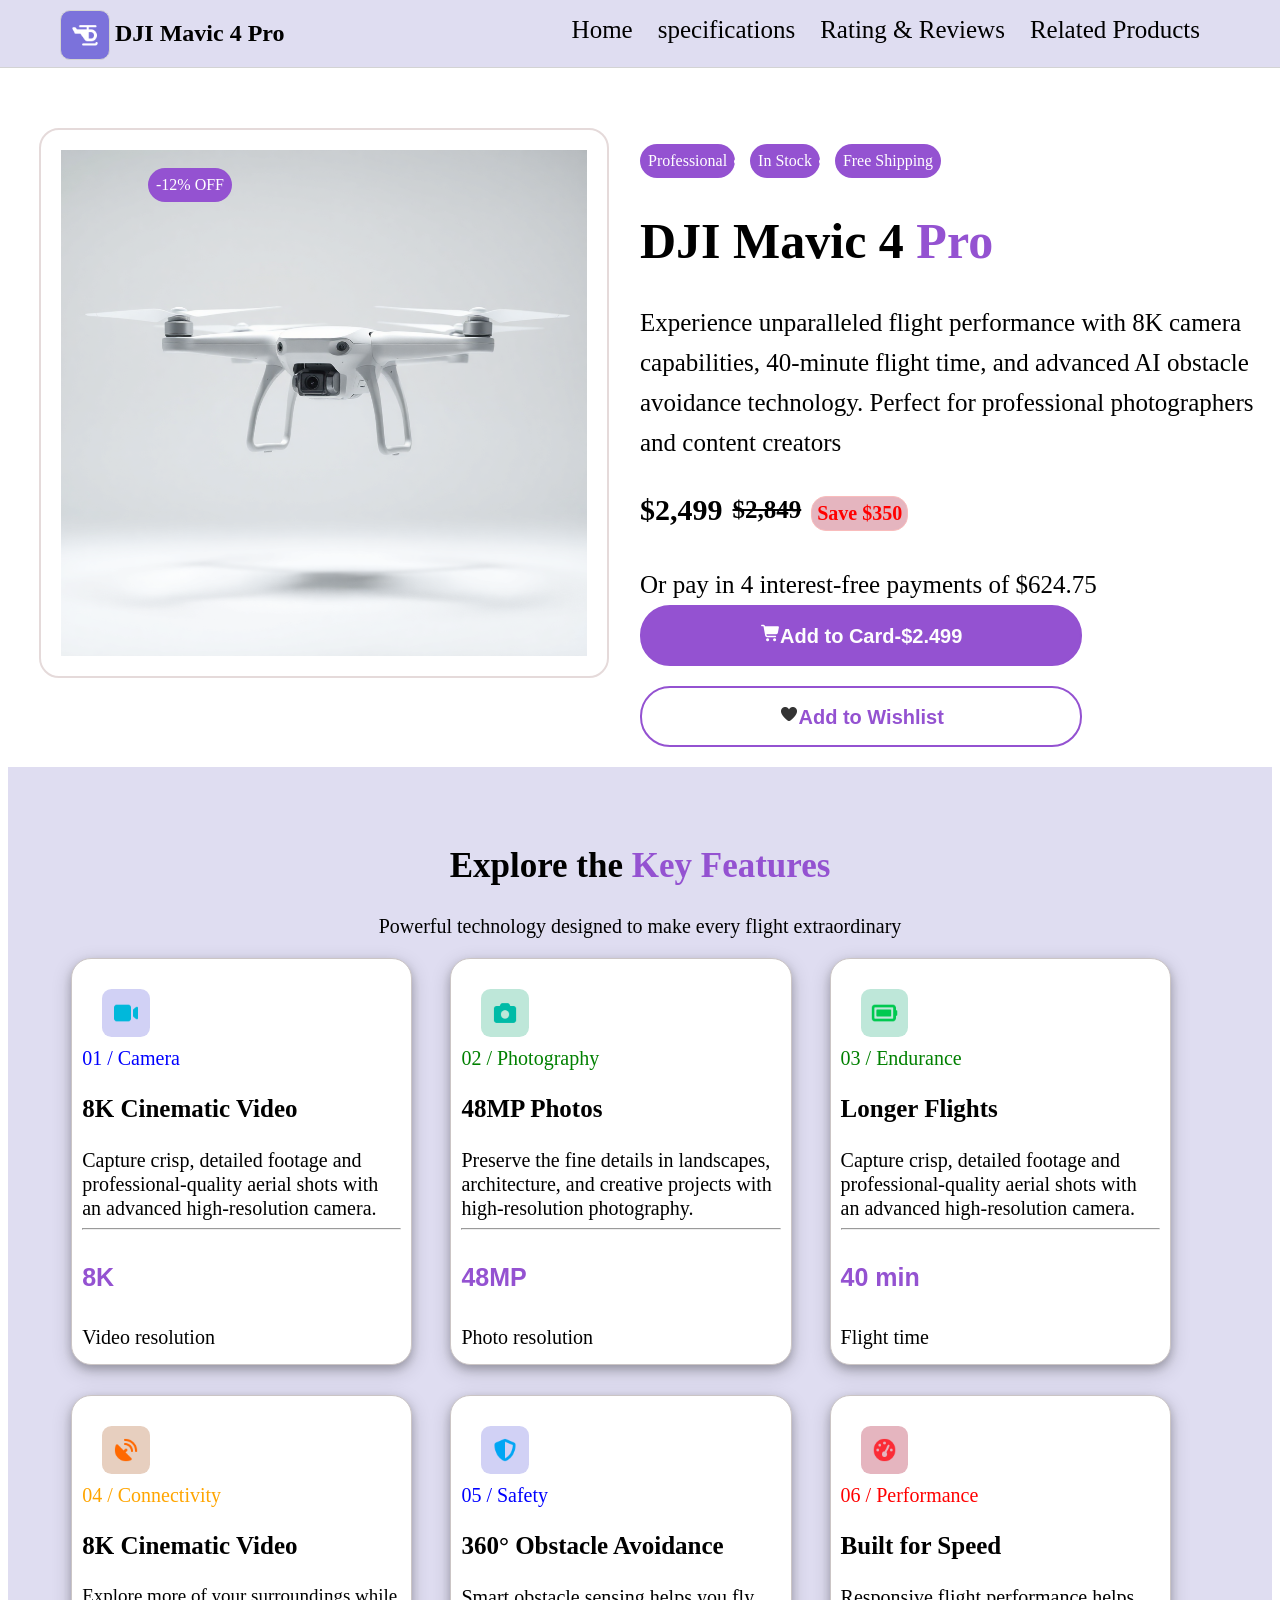
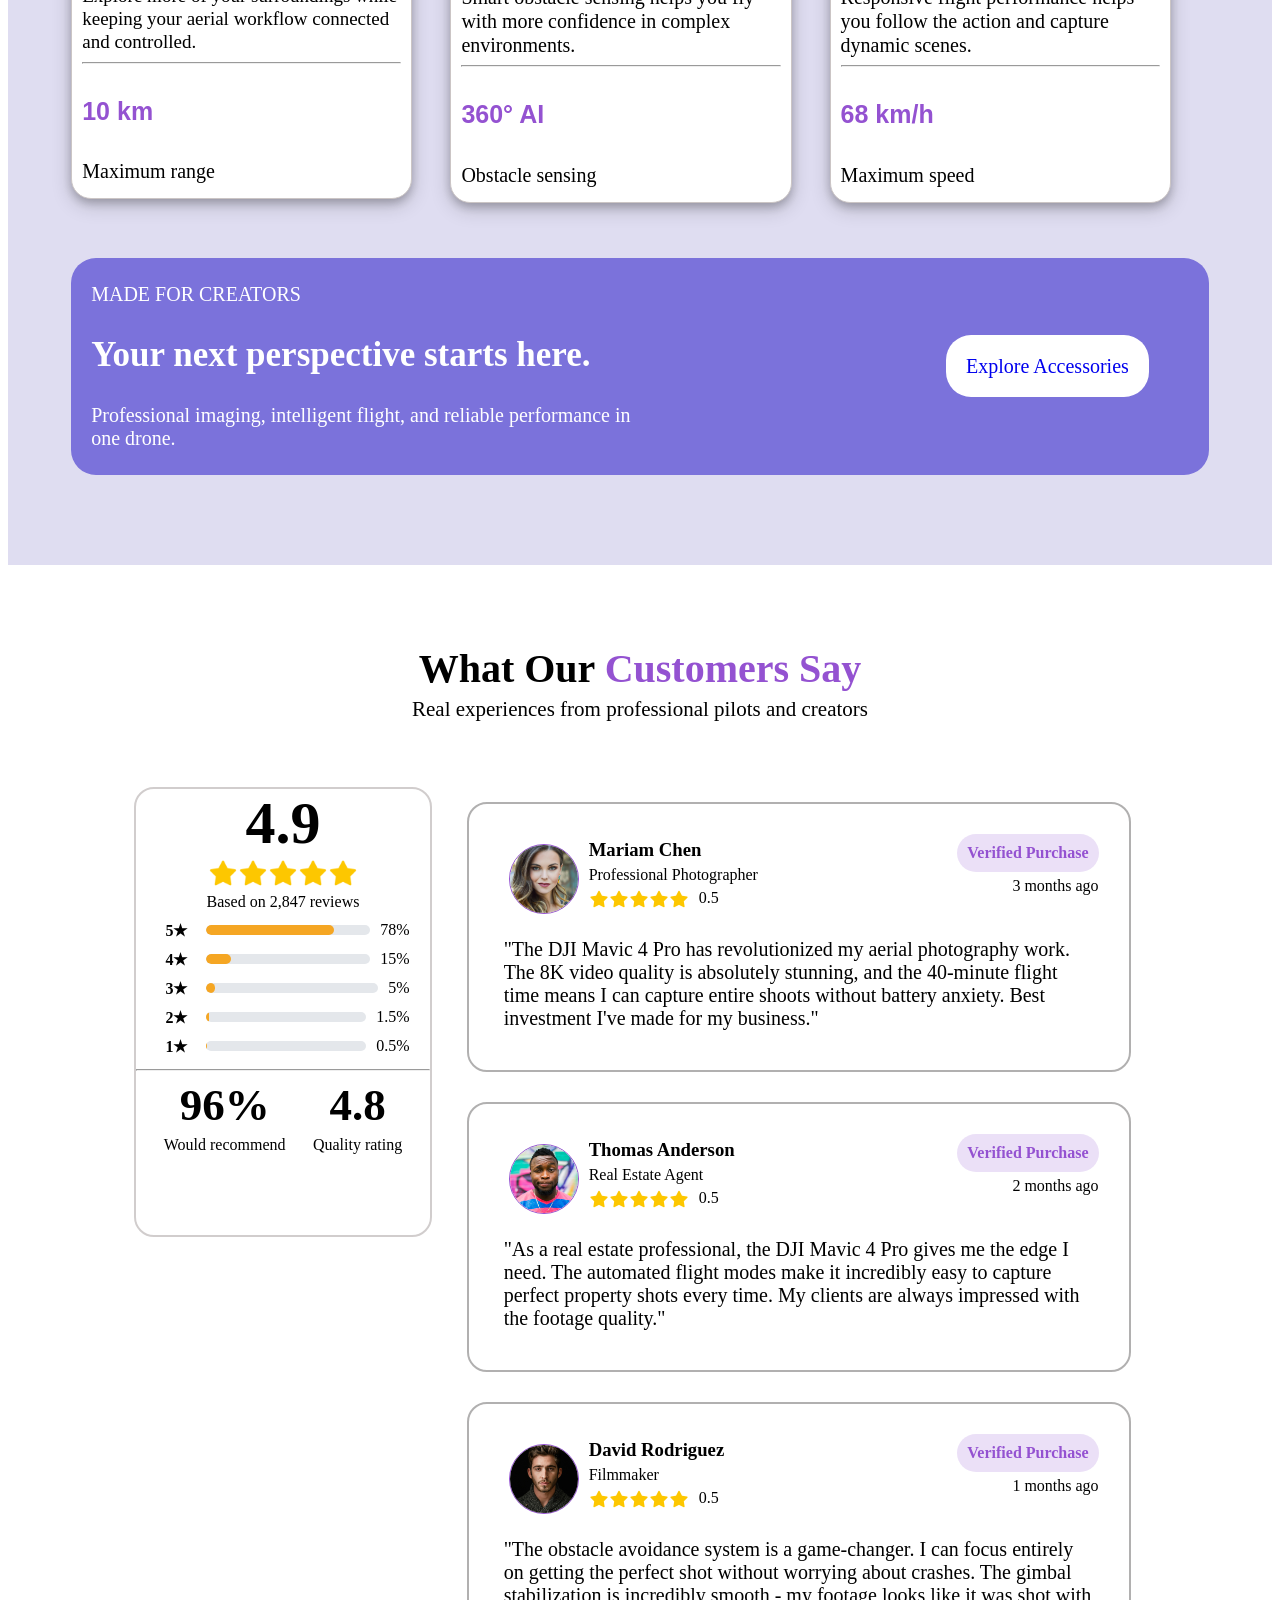
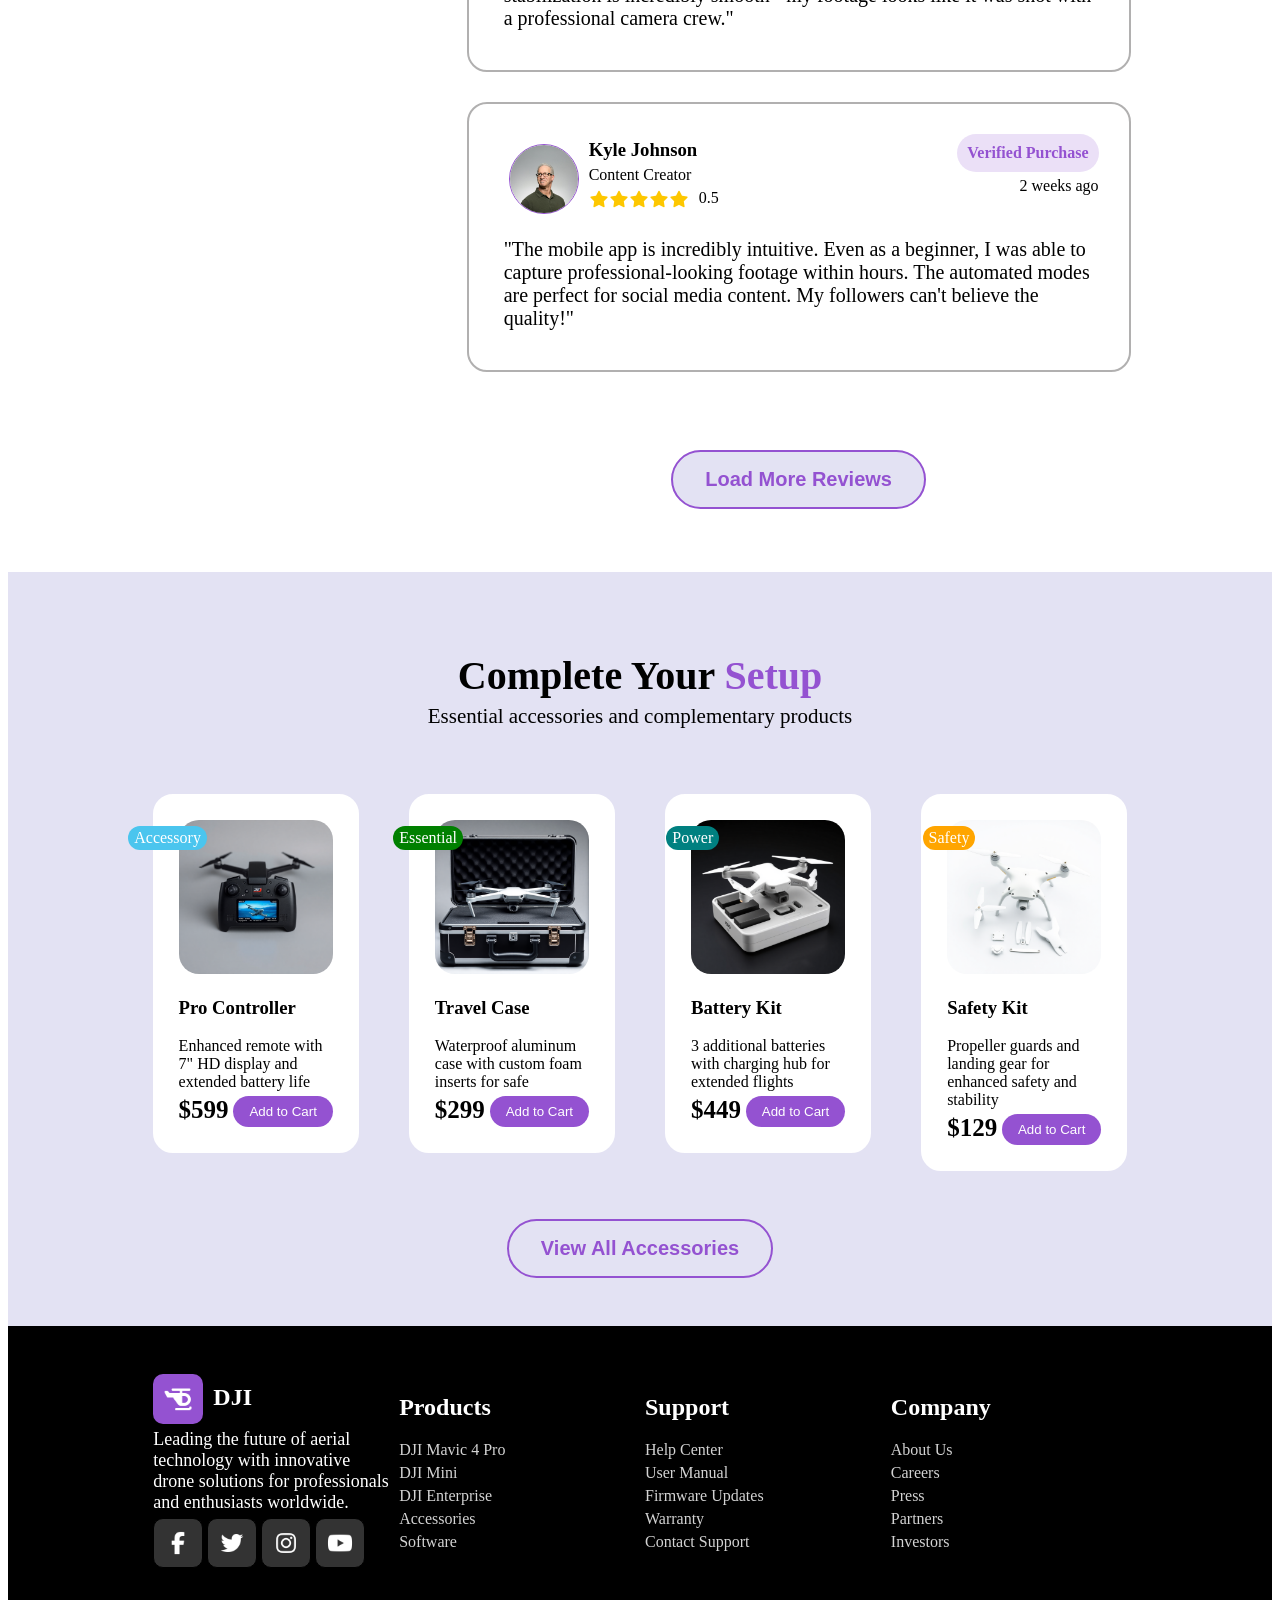
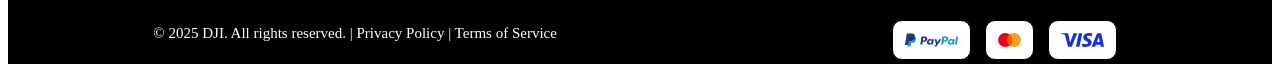
<file: index.html>
<!DOCTYPE html>
<html lang="en">
<head>
    <link rel="stylesheet" href="./style.css">
    <title>Document</title>
</head>
<body>
    <div class="navbar">
        <div class="logo">
            <img src="./icons/helicopter-solid-full.png" alt="logo helicopter">
            <h2>DJI Mavic 4 Pro</h2>



        </div>
        <div class="link">
            <ul class="link">
                <li>
                    <a href="#b1">Home</a>
                </li>
                
                <li>
                    <a href="#b2">specifications</a>
                </li>
                <li>
                    <a href="#b3">Rating & Reviews</a>
                </li>
                 <li>
                    <a href="#b4">Related Products</a>
                </li>

            </ul>



        </div>
    </div>
<div class="home d-flex" id="b1" >
  <div class="product-image">
   <img src="./icons/hero-img-CYauTLx2.png" alt="Product">
   <span class="sp">-12% OFF</span>
</div>

<div class="product-info">
  <ul class="d-flex">
  <li>Professional </li>
  <li>In Stock</li>
  <li>Free Shipping</li>
  </ul>
  <h1>DJI Mavic 4 <span>Pro</span></h1>
  <p>Experience unparalleled flight performance with 8K camera capabilities, 40-minute flight time, and advanced AI
    obstacle avoidance technology. Perfect for professional photographers and content creators</p>
  
  <div class="price1 d-flex">
  <h3>$2,499</h3> 
  <h4>$2,849</h4> 
  <h5 class="red  color-red ">Save $350</h5>
  </div>
  <p>Or pay in 4 interest-free payments of $624.75</p>
  
  <button class="button1"><img src="./icons/cart-shopping-solid-full.png" alt="">Add to Card-$2.499</button>
  <button class="button2"><img src="./icons/heart-solid-full.png" alt="">Add to Wishlist
</button>
 
  </div>
 
  </div>

 <div class="cards " >
        <h2 class="center">Explore the <span>Key Features</span></h2>
        <p class="center">Powerful technology designed to make every flight extraordinary</p>
    
<div class="container d-flex flex-wrap center"  >

    <div class="cards-iteam w-33">
       
       <div class="inner-1">
         <img class="blue" src="./icons/video-solid-full.png" alt="">
        <p id="b2" class="color-blue">01 / Camera</p>
        <h3>8K Cinematic Video</h3>
       <p>Capture crisp, detailed footage and professional-quality aerial shots with an advanced high-resolution camera.</p>
       <hr >
       <h4>8K</h4>
       <p> Video resolution</p>
       </div>
       </div>
    <div class="cards-iteam w-33">
       <div class="inner-1">
         <img class="green" src="./icons/camera-solid-full.png" alt="">
        <p class="color-green" >02 / Photography</p>
        <h3>48MP Photos</h3>
       <p>Preserve the fine details in landscapes, architecture, and creative projects with high-resolution photography.</p>
       <hr >
       <h4>48MP</h4>
       <p>Photo resolution</p>
       </div>
       </div>
     <div class="cards-iteam w-33">
        <div class="inner-1">
            <img class="green" src="./icons/battery-full-solid-full.png" alt="">
        <p class="color-green">03 / Endurance</p>
        <h3>Longer Flights</h3>
       <p>Capture crisp, detailed footage and professional-quality aerial shots with an advanced high-resolution camera.</p>
       <hr >
       <h4>40 min</h4>
       <p> Flight time</p>
        </div>
       </div>
     <div class="cards-iteam w-33">
       <div class="inner-1">
         <img class="orange" src="./icons/satellite-dish-solid-full.png" alt="">
        <p class="color-orange">04 / Connectivity</p>
        <h3>8K Cinematic Video</h3>
       <p style="font-size: 19px;">Explore more of your surroundings while keeping your aerial workflow connected and controlled.</p>
       <hr>
       <h4>10 km</h4>
       <p>Maximum range</p>
       </div>
       </div>
     <div class="cards-iteam w-33">
       <div class="inner-1">
        <img class="blue" src="./icons/shield-halved-solid-full.png" alt="">
        <p class="color-blue">05 / Safety</p>
        <h3>360° Obstacle Avoidance</h3>
       <p>Smart obstacle sensing helps you fly with more confidence in complex environments.</p>
       <hr >
       <h4>360° AI</h4>
       <p>Obstacle sensing</p>
    </div>
       </div>
     <div class="cards-iteam w-33">
        <div class="inner-1">
          <img class="red" src="./icons/gauge-high-solid-full.png" alt="" >
        <p class="color-red">06 / Performance</p>
        <h3>Built for Speed</h3>
       <p>Responsive flight performance helps you follow the action and capture dynamic scenes.</p>
       <hr >
       <h4>68 km/h</h4>
       <p>Maximum speed</p></div>
       </div>
    </div>
   
    <div class="banner-container">
    <div class="left-side">
        <p class="banner-tag">MADE FOR CREATORS</p>
        <h2>Your next perspective starts here.</h2>
        <p>Professional imaging, intelligent flight, and reliable performance in one drone.</p>
    </div>
    <div class="right-side">
        <a href="#" class="banner-btn"> Explore Accessories</a>
    </div>

</div>

  </div>
  <div class="rev"  >
    <div class="const">
     <div class="item1">
    <h2 id="b3">What Our <span> Customers Say</span> </h2>
    <p>Real experiences from professional pilots and creators</p>
    </div>
    <div class="review d-flex">
         <div class="card-review center">
            <h2>4.9</h2>
            <div class=" r1 d-flex flex-wrap center">
            <img src="./icons/yellow-star-solid-full.png" alt="star">
            <img src="./icons/yellow-star-solid-full.png" alt="star">
            <img src="./icons/yellow-star-solid-full.png" alt="star">
            <img src="./icons/yellow-star-solid-full.png" alt="star">
            <img src="./icons/yellow-star-solid-full.png" alt="star">



            </div>
            <p>Based on 2,847 reviews</p>

        <div class="card-rev">
            <div class="star">5★</div>
            <div class="progress">
                <div class="progress-bar w-78"></div>
            </div>
            <div class="percentage">78%</div>
        </div>
        <div class="card-rev">
            <div class="star">4★</div>
            <div class="progress">
                <div class="progress-bar w-15"></div>
            </div>
            <div class="percentage">15%</div>
        </div>
        <div class="card-rev">
            <div class="star">3★</div>
            <div class="progress">
                <div class="progress-bar w-5"></div>
            </div>
            <div class="percentage">5%</div>
        </div>
        <div class="card-rev">
            <div class="star">2★</div>
            <div class="progress">
                <div class="progress-bar w-1-5"></div>
            </div>
            <div class="percentage">1.5%</div>
        </div>
        <div class="card-rev">
            <div class="star">1★</div>
            <div class="progress">
                <div class="progress-bar w-0-5"></div>
            </div>
            <div class="percentage">0.5%</div>
        </div>
        <hr>
        <div class="d-flex rr1">
        <div>
        <h2>96%</h2>
        <p>Would recommend</p>
        </div>
        <div>
            <h2>4.8</h2>
        <p>Quality rating</p>
        </div>
        </div>
         </div>
        <div class="Customer-review">
        <div class="CUSTOMAR-1  d-flex flex-wrap">
            <div class="Customer d-flex flex-wrap">
                <div class="photo-customar">
                    <img src="./icons/avatar-5.jpg" alt="customer">
                </div>

                <div class="name-customar">
                   <h3>Mariam Chen</h3>
                   <p>Professional Photographer</p>
                    <div class=" r2 d-flex flex-wrap center">
            <img src="./icons/yellow-star-solid-full.png" alt="star">
            <img src="./icons/yellow-star-solid-full.png" alt="star">
            <img src="./icons/yellow-star-solid-full.png" alt="star">
            <img src="./icons/yellow-star-solid-full.png" alt="star">
            <img src="./icons/yellow-star-solid-full.png" alt="star">
             <p>0.5</p>
                </div>
            </div>
            </div>
        <div class="date">
            <h4>Verified Purchase</h4>
            <p>3 months ago</p>
          </div>         
           <p class="font">"The DJI Mavic 4 Pro has revolutionized my aerial photography work. The 8K video quality is absolutely stunning, and the 40-minute flight time means I can capture entire shoots without battery anxiety. Best investment I've made for my business."</p> 
        



        </div>
       
        <div class="CUSTOMAR-1  d-flex flex-wrap">
            <div class="Customer d-flex flex-wrap">
                <div class="photo-customar">
                    <img src="./icons/avatar-2.jpg" alt="customer">
                </div>

                <div class="name-customar">
                   <h3>Thomas Anderson</h3>
                   <p>Real Estate Agent</p>
                    <div class=" r2 d-flex flex-wrap center">
            <img src="./icons/yellow-star-solid-full.png" alt="star">
            <img src="./icons/yellow-star-solid-full.png" alt="star">
            <img src="./icons/yellow-star-solid-full.png" alt="star">
            <img src="./icons/yellow-star-solid-full.png" alt="star">
            <img src="./icons/yellow-star-solid-full.png" alt="star">
             <p>0.5</p>
                </div>
            </div>
            </div>
        <div class="date">
            <h4>Verified Purchase</h4>
            <p>2 months ago</p>
          </div>         
           <p class="font">"As a real estate professional, the DJI Mavic 4 Pro gives me the edge I need. The automated flight modes make it incredibly easy to capture perfect property shots every time. My clients are always impressed with the footage quality."</p> 
        



        </div>

        <div class="CUSTOMAR-1  d-flex flex-wrap">
            <div class="Customer d-flex flex-wrap">
                <div class="photo-customar">
                    <img src="./icons/avatar-3.jpg" alt="customer">
                </div>

                <div class="name-customar">
                   <h3>David Rodriguez</h3>
                   <p>Filmmaker</p>
                    <div class=" r2 d-flex flex-wrap center">
            <img src="./icons/yellow-star-solid-full.png" alt="star">
            <img src="./icons/yellow-star-solid-full.png" alt="star">
            <img src="./icons/yellow-star-solid-full.png" alt="star">
            <img src="./icons/yellow-star-solid-full.png" alt="star">
            <img src="./icons/yellow-star-solid-full.png" alt="star">
             <p>0.5</p>
                </div>
            </div>
            </div>
        <div class="date">
            <h4>Verified Purchase</h4>
            <p>1 months ago</p>
          </div>         
           <p class="font">"The obstacle avoidance system is a game-changer. I can focus entirely on getting the perfect shot without worrying about crashes. The gimbal stabilization is incredibly smooth - my footage looks like it was shot with a professional camera crew."</p> 
        



        </div>

        <div class="CUSTOMAR-1  d-flex flex-wrap">
            <div class="Customer d-flex flex-wrap">
                <div class="photo-customar">
                    <img src="./icons/avatar-4.jpg" alt="customer">
                </div>

                <div class="name-customar">
                   <h3>Kyle Johnson</h3>
                   <p>Content Creator</p>
                    <div class=" r2 d-flex flex-wrap center">
            <img src="./icons/yellow-star-solid-full.png" alt="star">
            <img src="./icons/yellow-star-solid-full.png" alt="star">
            <img src="./icons/yellow-star-solid-full.png" alt="star">
            <img src="./icons/yellow-star-solid-full.png" alt="star">
            <img src="./icons/yellow-star-solid-full.png" alt="star">
             <p>0.5</p>
                </div>
            </div>
            </div>
        <div class="date">
            <h4>Verified Purchase</h4>
            <p>2 weeks ago</p>
          </div>         
           <p class="font">"The mobile app is incredibly intuitive. Even as a beginner, I was able to capture professional-looking footage within hours. The automated modes are perfect for social media content. My followers can't believe the quality!"</p> 
        



        </div>
             <div class="btn">
     <button >Load More Reviews</button> 
     </div>
    </div>
    

   </div>
</div>
</div>

<div class="items" id="b4">
    <div class="item1">
    <h2>Complete Your <span>Setup</span> </h2>
    <p>Essential accessories and complementary products</p>
    </div>
    <div class="item2">
        <div class="const d-flex">
            <div class="pict">
            <div class="pict1" >
                <img src="./icons/related-products-1.png" alt="item">
                <p class="t1 blue1">Accessory</p>
            <h3>Pro Controller</h3>
            <p>Enhanced remote with 7" HD display and extended battery life</p>
            <div class="price d-flex">
                <h4>$599</h4>
                <button>Add to Cart</button>
                </div>
            </div>
            </div>
              <div class="pict">
                    <div class="pict1" >
                    <img src="./icons/related-products-2.png" alt="item">
                    <p class="t1 green1">Essential</p>
                    <h3> Travel Case</h3>
                    <p>Waterproof aluminum case with custom foam inserts for safe</p>
                        <div class="price d-flex">
                            <h4>$299</h4>
                            <button>Add to Cart</button>
                        </div>
                    </div>
                </div>
            <div class="pict">
            <div class="pict1" >
                <img src="./icons/related-products-3.png" alt="item">
                <p class="t1 teal">Power</p>
            <h3>Battery Kit</h3>
            <p>3 additional batteries with charging hub for extended flights</p>
            <div class="price d-flex">
                <h4>$449</h4>
                <button>Add to Cart</button>
                </div>
             </div>
                </div>
               <div class="pict">
            <div class="pict1" >
                <img src="./icons/related-products-4.png" alt="item">
                <p class="t1 orange1">Safety</p>
            <h3>Safety Kit</h3>
            <p>Propeller guards and landing gear for enhanced safety and stability</p>
            <div class="price d-flex">
                <h4>$129</h4>
                <button>Add to Cart</button>
                </div>
          </div>
                </div>
        </div>
    </div>
    <div class="btn">
     <button >View All Accessories</button> 
     </div>
</div>

<div class="footer ">
 <div class="inner-2 d-flex">
    <div class="sec1">
   <div class="left center d-flex ">
       <img src="./icons/helicopter-solid-full.png" alt="logo helicopter">
       <h2>DJI</h2>
       </div>
       <p>Leading the future of aerial technology with innovative drone solutions for professionals and enthusiasts worldwide.</p>
    <div class="photo">
        <a href=""><img src="./icons/facebook-f-brands-solid-full.png" alt="facebook"></a>

        <a href=""><img src="./icons/twitter-brands-solid-full.png" alt="twitter"></a>

        <a href=""><img src="./icons/instagram-brands-solid-full.png" alt="instagram"></a>
        
        <a href=""><img src="./icons/youtube-brands-solid-full.png" alt="youtube"></a>
    </div>
 </div>
   
<div class="sec2">
    <h2>Products</h2>
    <p>DJI Mavic 4 Pro</p>
    <p>DJI Mini</p>
    <p>DJI Enterprise</p>
    <p>Accessories</p>
    <p>Software</p>
</div>

<div class="sec3">
    <h2>Support</h2>
    <p>Help Center</p>
    <p>User Manual</p>
    <p>Firmware Updates</p>
    <p>Warranty</p>
    <p>Contact Support</p>
</div>

<div class="sec4">
    <h2>Company</h2>
    <p>About Us</p>
    <p>Careers</p>
    <p>Press</p>
    <p>Partners</p>
    <p>Investors</p>
</div>
 </div>


</div>

<div class="end ">

    <div class="inner d-flex">
    <div class="end_left">
        
    <p>© 2025 DJI. All rights reserved. | Privacy Policy | Terms of Service</p>
    </div>
    <div class="end_right">
        
    <img src="./icons/paypal.svg" alt="paypal">
     <img src="./icons/master-card.svg" alt="master-card"> 
     <img src="./icons/visa.svg" alt="visa">
    </div>
    </div>
</div>


</body>
</html>
</file>
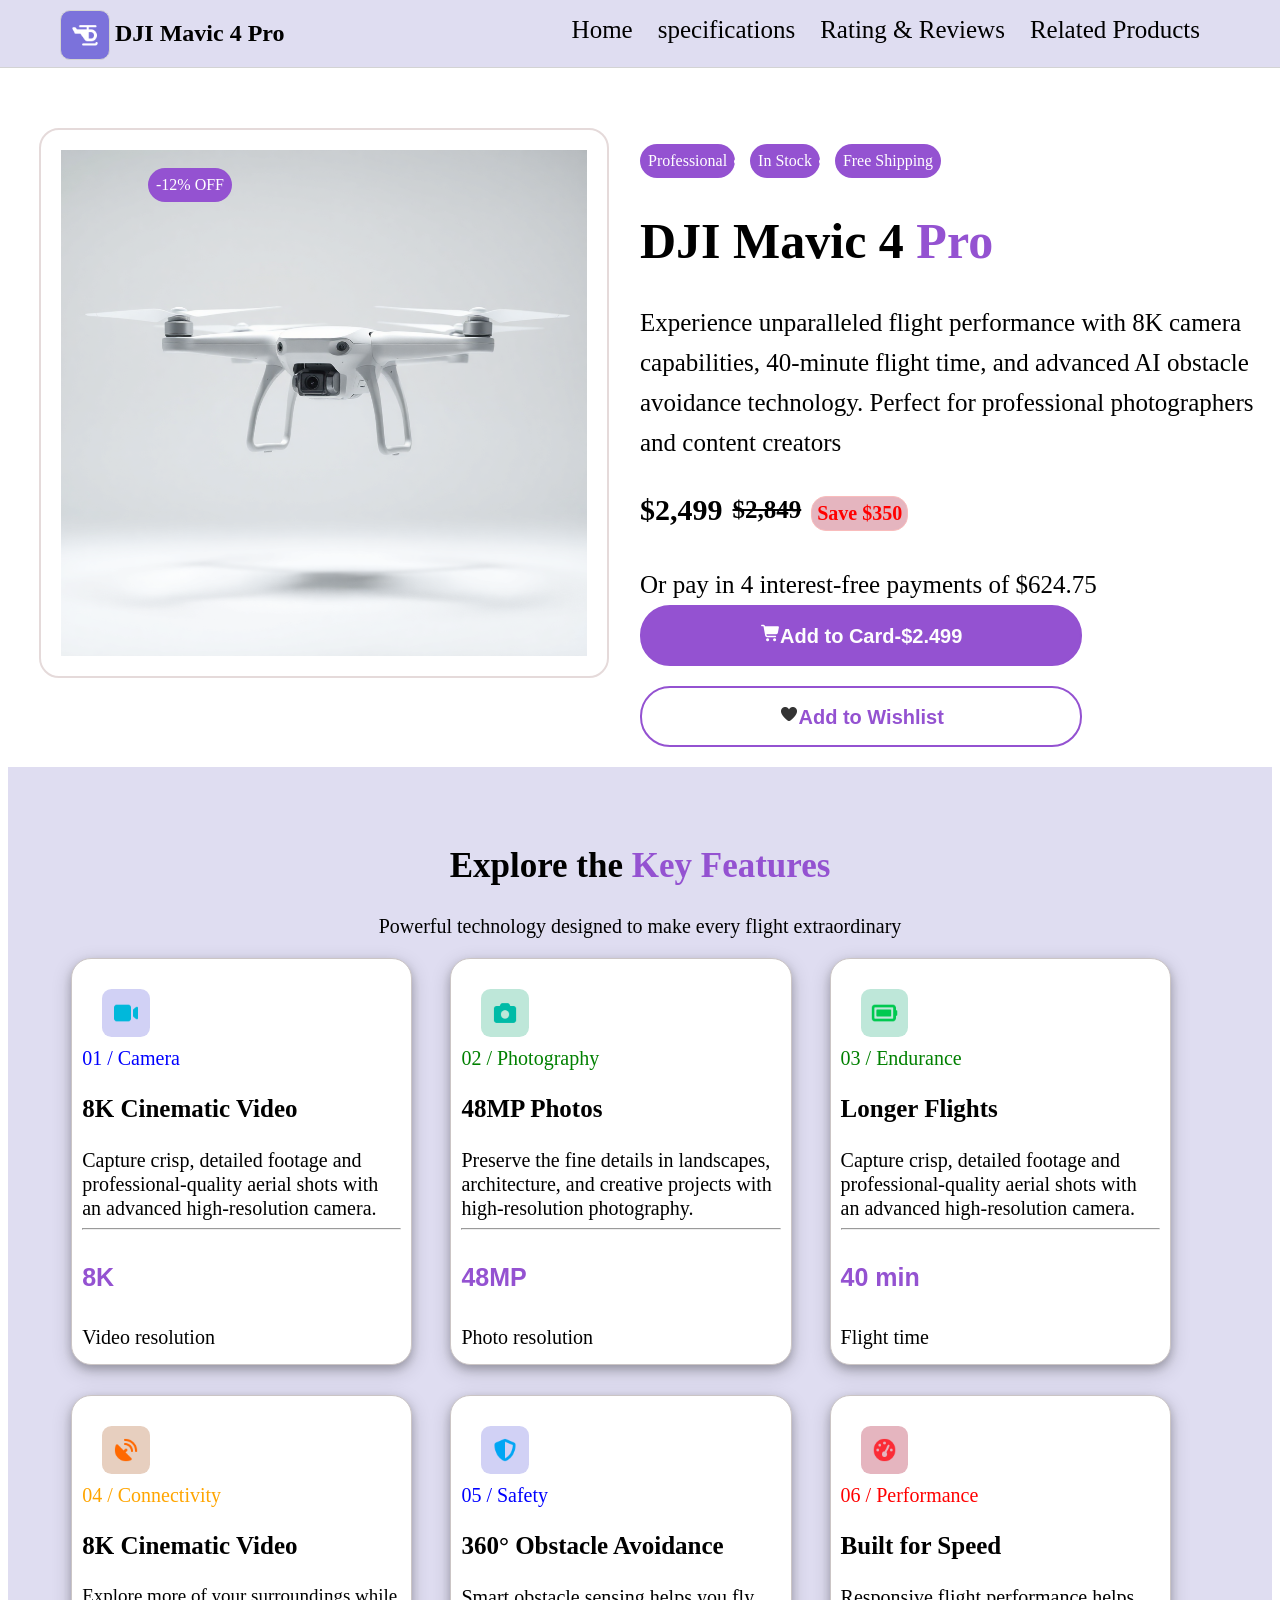
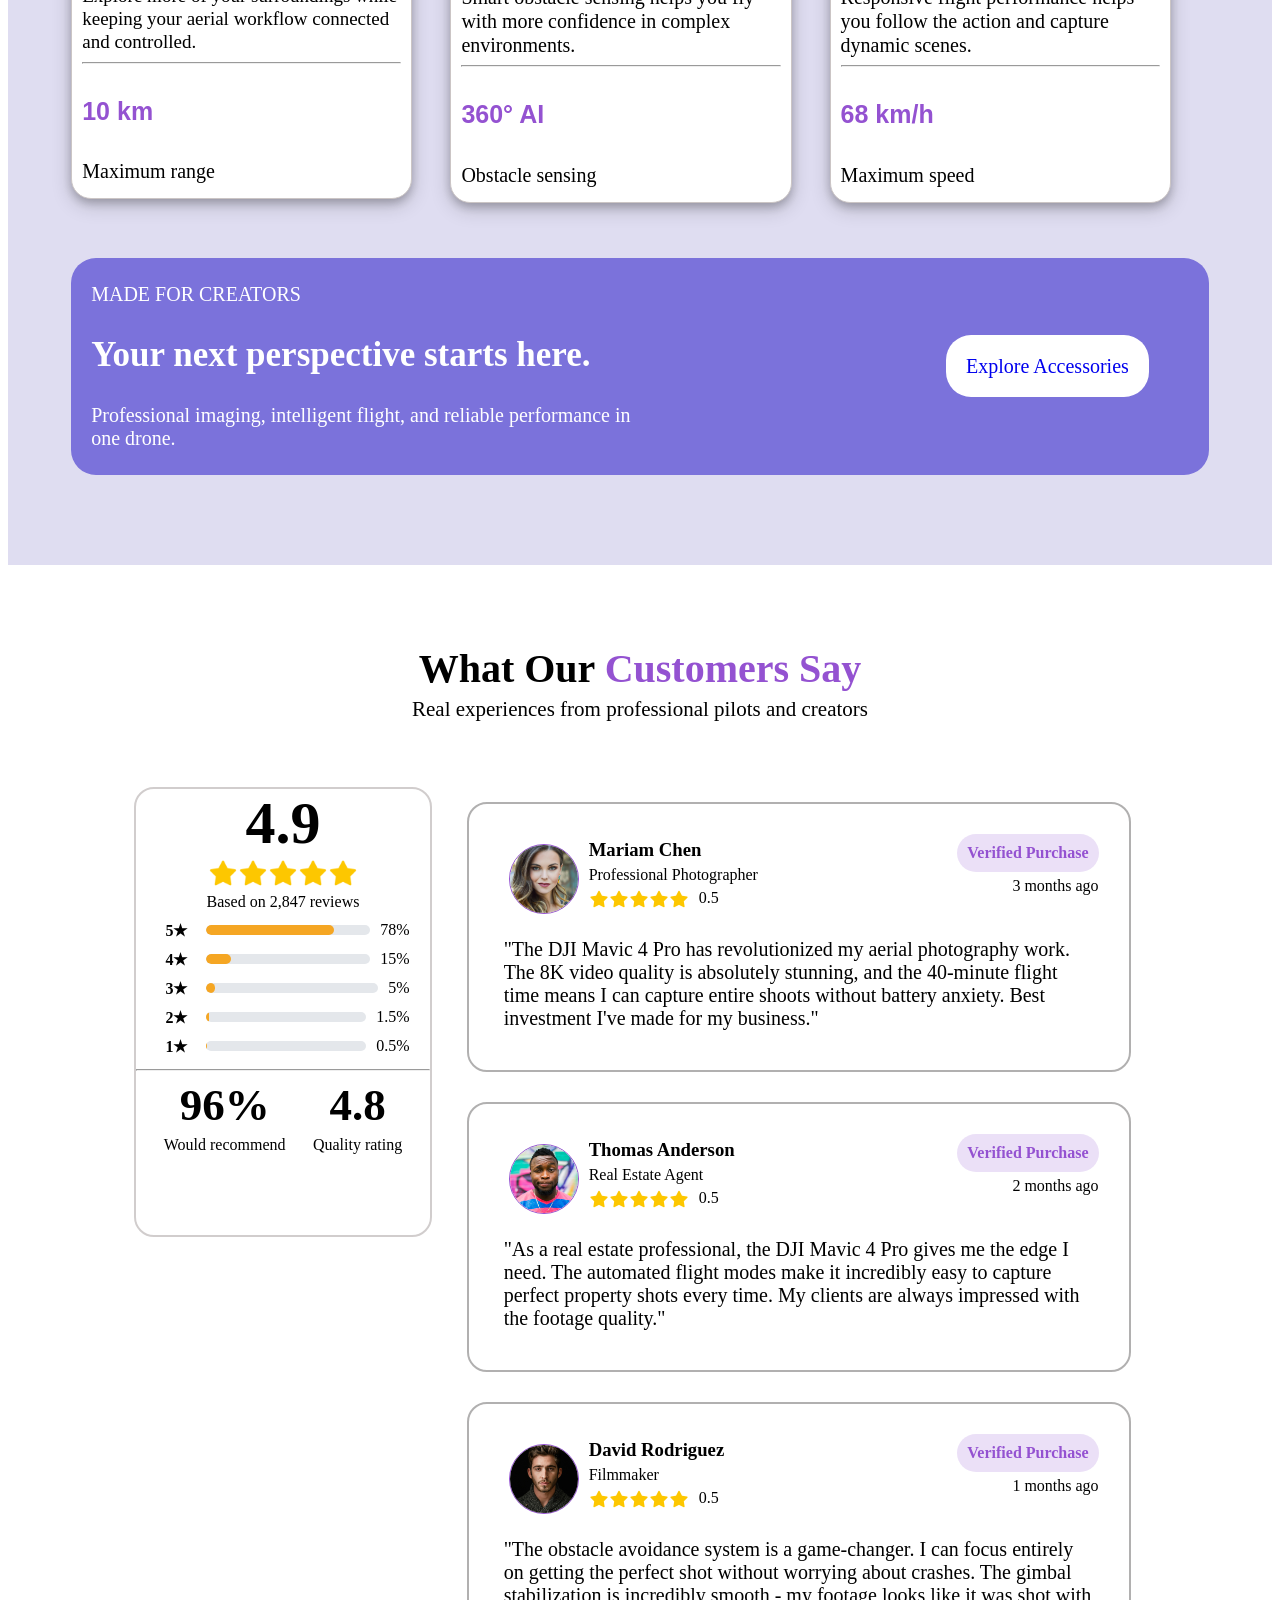
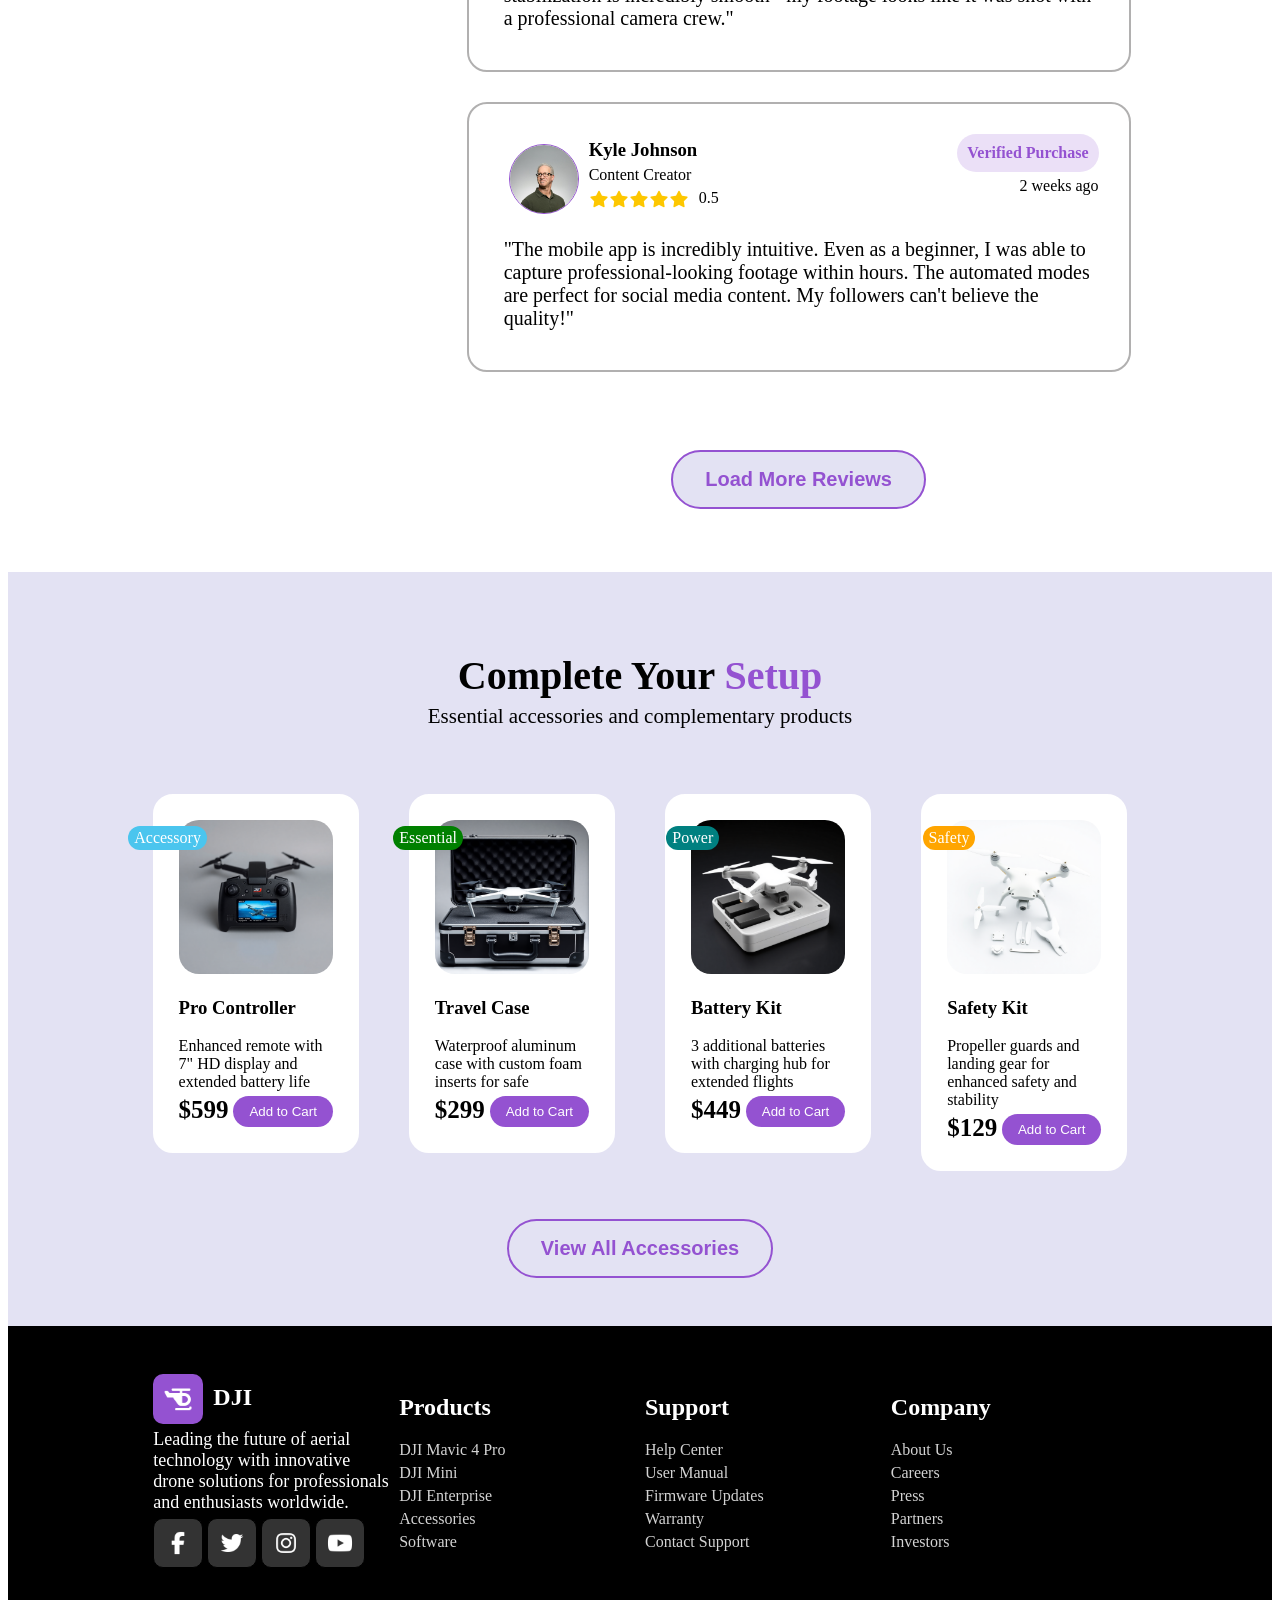
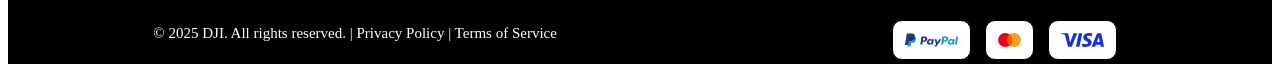
<file: html/index.html>
<!DOCTYPE html>
<html lang="en">
<head>
    <link rel="stylesheet" href="../css/style.css">
    <title>Document</title>
</head>
<body>
    <div class="navbar">
        <div class="logo">
            <img src="../icons/helicopter-solid-full.png" alt="logo helicopter">
            <h2>DJI Mavic 4 Pro</h2>



        </div>
        <div class="link">
            <ul class="link">
                <li>
                    <a href="#b1">Home</a>
                </li>
                
                <li>
                    <a href="#b2">specifications</a>
                </li>
                <li>
                    <a href="#b3">Rating & Reviews</a>
                </li>
                 <li>
                    <a href="#b4">Related Products</a>
                </li>

            </ul>



        </div>
    </div>
<div class="home d-flex" id="b1" >
  <div class="product-image">
   <img src="../icons/hero-img-CYauTLx2.png" alt="Product">
   <span class="sp">-12% OFF</span>
</div>

<div class="product-info">
  <ul class="d-flex">
  <li>Professional </li>
  <li>In Stock</li>
  <li>Free Shipping</li>
  </ul>
  <h1>DJI Mavic 4 <span>Pro</span></h1>
  <p>Experience unparalleled flight performance with 8K camera capabilities, 40-minute flight time, and advanced AI
    obstacle avoidance technology. Perfect for professional photographers and content creators</p>
  
  <div class="price1 d-flex">
  <h3>$2,499</h3> 
  <h4>$2,849</h4> 
  <h5 class="red  color-red ">Save $350</h5>
  </div>
  <p>Or pay in 4 interest-free payments of $624.75</p>
  
  <button class="button1"><img src="../icons/cart-shopping-solid-full.png" alt="">Add to Card-$2.499</button>
  <button class="button2"><img src="../icons/heart-solid-full.png" alt="">Add to Wishlist
</button>
 
  </div>
 
  </div>

 <div class="cards " >
        <h2 class="center">Explore the <span>Key Features</span></h2>
        <p class="center">Powerful technology designed to make every flight extraordinary</p>
    
<div class="container d-flex flex-wrap center"  >

    <div class="cards-iteam w-33">
       
       <div class="inner-1">
         <img class="blue" src="../icons/video-solid-full.png" alt="">
        <p id="b2" class="color-blue">01 / Camera</p>
        <h3>8K Cinematic Video</h3>
       <p>Capture crisp, detailed footage and professional-quality aerial shots with an advanced high-resolution camera.</p>
       <hr >
       <h4>8K</h4>
       <p> Video resolution</p>
       </div>
       </div>
    <div class="cards-iteam w-33">
       <div class="inner-1">
         <img class="green" src="../icons/camera-solid-full.png" alt="">
        <p class="color-green" >02 / Photography</p>
        <h3>48MP Photos</h3>
       <p>Preserve the fine details in landscapes, architecture, and creative projects with high-resolution photography.</p>
       <hr >
       <h4>48MP</h4>
       <p>Photo resolution</p>
       </div>
       </div>
     <div class="cards-iteam w-33">
        <div class="inner-1">
            <img class="green" src="../icons/battery-full-solid-full.png" alt="">
        <p class="color-green">03 / Endurance</p>
        <h3>Longer Flights</h3>
       <p>Capture crisp, detailed footage and professional-quality aerial shots with an advanced high-resolution camera.</p>
       <hr >
       <h4>40 min</h4>
       <p> Flight time</p>
        </div>
       </div>
     <div class="cards-iteam w-33">
       <div class="inner-1">
         <img class="orange" src="../icons/satellite-dish-solid-full.png" alt="">
        <p class="color-orange">04 / Connectivity</p>
        <h3>8K Cinematic Video</h3>
       <p style="font-size: 19px;">Explore more of your surroundings while keeping your aerial workflow connected and controlled.</p>
       <hr>
       <h4>10 km</h4>
       <p>Maximum range</p>
       </div>
       </div>
     <div class="cards-iteam w-33">
       <div class="inner-1">
        <img class="blue" src="../icons/shield-halved-solid-full.png" alt="">
        <p class="color-blue">05 / Safety</p>
        <h3>360° Obstacle Avoidance</h3>
       <p>Smart obstacle sensing helps you fly with more confidence in complex environments.</p>
       <hr >
       <h4>360° AI</h4>
       <p>Obstacle sensing</p>
    </div>
       </div>
     <div class="cards-iteam w-33">
        <div class="inner-1">
          <img class="red" src="../icons/gauge-high-solid-full.png" alt="" >
        <p class="color-red">06 / Performance</p>
        <h3>Built for Speed</h3>
       <p>Responsive flight performance helps you follow the action and capture dynamic scenes.</p>
       <hr >
       <h4>68 km/h</h4>
       <p>Maximum speed</p></div>
       </div>
    </div>
   
    <div class="banner-container">
    <div class="left-side">
        <p class="banner-tag">MADE FOR CREATORS</p>
        <h2>Your next perspective starts here.</h2>
        <p>Professional imaging, intelligent flight, and reliable performance in one drone.</p>
    </div>
    <div class="right-side">
        <a href="#" class="banner-btn"> Explore Accessories</a>
    </div>

</div>

  </div>
  <div class="rev"  >
    <div class="const">
     <div class="item1">
    <h2 id="b3">What Our <span> Customers Say</span> </h2>
    <p>Real experiences from professional pilots and creators</p>
    </div>
    <div class="review d-flex">
         <div class="card-review center">
            <h2>4.9</h2>
            <div class=" r1 d-flex flex-wrap center">
            <img src="../icons/yellow-star-solid-full.png" alt="star">
            <img src="../icons/yellow-star-solid-full.png" alt="star">
            <img src="../icons/yellow-star-solid-full.png" alt="star">
            <img src="../icons/yellow-star-solid-full.png" alt="star">
            <img src="../icons/yellow-star-solid-full.png" alt="star">



            </div>
            <p>Based on 2,847 reviews</p>

        <div class="card-rev">
            <div class="star">5★</div>
            <div class="progress">
                <div class="progress-bar w-78"></div>
            </div>
            <div class="percentage">78%</div>
        </div>
        <div class="card-rev">
            <div class="star">4★</div>
            <div class="progress">
                <div class="progress-bar w-15"></div>
            </div>
            <div class="percentage">15%</div>
        </div>
        <div class="card-rev">
            <div class="star">3★</div>
            <div class="progress">
                <div class="progress-bar w-5"></div>
            </div>
            <div class="percentage">5%</div>
        </div>
        <div class="card-rev">
            <div class="star">2★</div>
            <div class="progress">
                <div class="progress-bar w-1-5"></div>
            </div>
            <div class="percentage">1.5%</div>
        </div>
        <div class="card-rev">
            <div class="star">1★</div>
            <div class="progress">
                <div class="progress-bar w-0-5"></div>
            </div>
            <div class="percentage">0.5%</div>
        </div>
        <hr>
        <div class="d-flex rr1">
        <div>
        <h2>96%</h2>
        <p>Would recommend</p>
        </div>
        <div>
            <h2>4.8</h2>
        <p>Quality rating</p>
        </div>
        </div>
         </div>
        <div class="Customer-review">
        <div class="CUSTOMAR-1  d-flex flex-wrap">
            <div class="Customer d-flex flex-wrap">
                <div class="photo-customar">
                    <img src="../icons/avatar-5.jpg" alt="customer">
                </div>

                <div class="name-customar">
                   <h3>Mariam Chen</h3>
                   <p>Professional Photographer</p>
                    <div class=" r2 d-flex flex-wrap center">
            <img src="../icons/yellow-star-solid-full.png" alt="star">
            <img src="../icons/yellow-star-solid-full.png" alt="star">
            <img src="../icons/yellow-star-solid-full.png" alt="star">
            <img src="../icons/yellow-star-solid-full.png" alt="star">
            <img src="../icons/yellow-star-solid-full.png" alt="star">
             <p>0.5</p>
                </div>
            </div>
            </div>
        <div class="date">
            <h4>Verified Purchase</h4>
            <p>3 months ago</p>
          </div>         
           <p class="font">"The DJI Mavic 4 Pro has revolutionized my aerial photography work. The 8K video quality is absolutely stunning, and the 40-minute flight time means I can capture entire shoots without battery anxiety. Best investment I've made for my business."</p> 
        



        </div>
       
        <div class="CUSTOMAR-1  d-flex flex-wrap">
            <div class="Customer d-flex flex-wrap">
                <div class="photo-customar">
                    <img src="../icons/avatar-2.jpg" alt="customer">
                </div>

                <div class="name-customar">
                   <h3>Thomas Anderson</h3>
                   <p>Real Estate Agent</p>
                    <div class=" r2 d-flex flex-wrap center">
            <img src="../icons/yellow-star-solid-full.png" alt="star">
            <img src="../icons/yellow-star-solid-full.png" alt="star">
            <img src="../icons/yellow-star-solid-full.png" alt="star">
            <img src="../icons/yellow-star-solid-full.png" alt="star">
            <img src="../icons/yellow-star-solid-full.png" alt="star">
             <p>0.5</p>
                </div>
            </div>
            </div>
        <div class="date">
            <h4>Verified Purchase</h4>
            <p>2 months ago</p>
          </div>         
           <p class="font">"As a real estate professional, the DJI Mavic 4 Pro gives me the edge I need. The automated flight modes make it incredibly easy to capture perfect property shots every time. My clients are always impressed with the footage quality."</p> 
        



        </div>

        <div class="CUSTOMAR-1  d-flex flex-wrap">
            <div class="Customer d-flex flex-wrap">
                <div class="photo-customar">
                    <img src="../icons/avatar-3.jpg" alt="customer">
                </div>

                <div class="name-customar">
                   <h3>David Rodriguez</h3>
                   <p>Filmmaker</p>
                    <div class=" r2 d-flex flex-wrap center">
            <img src="../icons/yellow-star-solid-full.png" alt="star">
            <img src="../icons/yellow-star-solid-full.png" alt="star">
            <img src="../icons/yellow-star-solid-full.png" alt="star">
            <img src="../icons/yellow-star-solid-full.png" alt="star">
            <img src="../icons/yellow-star-solid-full.png" alt="star">
             <p>0.5</p>
                </div>
            </div>
            </div>
        <div class="date">
            <h4>Verified Purchase</h4>
            <p>1 months ago</p>
          </div>         
           <p class="font">"The obstacle avoidance system is a game-changer. I can focus entirely on getting the perfect shot without worrying about crashes. The gimbal stabilization is incredibly smooth - my footage looks like it was shot with a professional camera crew."</p> 
        



        </div>

        <div class="CUSTOMAR-1  d-flex flex-wrap">
            <div class="Customer d-flex flex-wrap">
                <div class="photo-customar">
                    <img src="../icons/avatar-4.jpg" alt="customer">
                </div>

                <div class="name-customar">
                   <h3>Kyle Johnson</h3>
                   <p>Content Creator</p>
                    <div class=" r2 d-flex flex-wrap center">
            <img src="../icons/yellow-star-solid-full.png" alt="star">
            <img src="../icons/yellow-star-solid-full.png" alt="star">
            <img src="../icons/yellow-star-solid-full.png" alt="star">
            <img src="../icons/yellow-star-solid-full.png" alt="star">
            <img src="../icons/yellow-star-solid-full.png" alt="star">
             <p>0.5</p>
                </div>
            </div>
            </div>
        <div class="date">
            <h4>Verified Purchase</h4>
            <p>2 weeks ago</p>
          </div>         
           <p class="font">"The mobile app is incredibly intuitive. Even as a beginner, I was able to capture professional-looking footage within hours. The automated modes are perfect for social media content. My followers can't believe the quality!"</p> 
        



        </div>
             <div class="btn">
     <button >Load More Reviews</button> 
     </div>
    </div>
    

   </div>
</div>
</div>

<div class="items" id="b4">
    <div class="item1">
    <h2>Complete Your <span>Setup</span> </h2>
    <p>Essential accessories and complementary products</p>
    </div>
    <div class="item2">
        <div class="const d-flex">
            <div class="pict">
            <div class="pict1" >
                <img src="../icons/related-products-1.png" alt="item">
                <p class="t1 blue1">Accessory</p>
            <h3>Pro Controller</h3>
            <p>Enhanced remote with 7" HD display and extended battery life</p>
            <div class="price d-flex">
                <h4>$599</h4>
                <button>Add to Cart</button>
                </div>
            </div>
            </div>
              <div class="pict">
                    <div class="pict1" >
                    <img src="../icons/related-products-2.png" alt="item">
                    <p class="t1 green1">Essential</p>
                    <h3> Travel Case</h3>
                    <p>Waterproof aluminum case with custom foam inserts for safe</p>
                        <div class="price d-flex">
                            <h4>$299</h4>
                            <button>Add to Cart</button>
                        </div>
                    </div>
                </div>
            <div class="pict">
            <div class="pict1" >
                <img src="../icons/related-products-3.png" alt="item">
                <p class="t1 teal">Power</p>
            <h3>Battery Kit</h3>
            <p>3 additional batteries with charging hub for extended flights</p>
            <div class="price d-flex">
                <h4>$449</h4>
                <button>Add to Cart</button>
                </div>
             </div>
                </div>
               <div class="pict">
            <div class="pict1" >
                <img src="../icons/related-products-4.png" alt="item">
                <p class="t1 orange1">Safety</p>
            <h3>Safety Kit</h3>
            <p>Propeller guards and landing gear for enhanced safety and stability</p>
            <div class="price d-flex">
                <h4>$129</h4>
                <button>Add to Cart</button>
                </div>
          </div>
                </div>
        </div>
    </div>
    <div class="btn">
     <button >View All Accessories</button> 
     </div>
</div>

<div class="footer ">
 <div class="inner-2 d-flex">
    <div class="sec1">
   <div class="left center d-flex ">
       <img src="../icons/helicopter-solid-full.png" alt="logo helicopter">
       <h2>DJI</h2>
       </div>
       <p>Leading the future of aerial technology with innovative drone solutions for professionals and enthusiasts worldwide.</p>
    <div class="photo">
        <a href=""><img src="../icons/facebook-f-brands-solid-full.png" alt="facebook"></a>

        <a href=""><img src="../icons/twitter-brands-solid-full.png" alt="twitter"></a>

        <a href=""><img src="../icons/instagram-brands-solid-full.png" alt="instagram"></a>
        
        <a href=""><img src="../icons/youtube-brands-solid-full.png" alt="youtube"></a>
    </div>
 </div>
   
<div class="sec2">
    <h2>Products</h2>
    <p>DJI Mavic 4 Pro</p>
    <p>DJI Mini</p>
    <p>DJI Enterprise</p>
    <p>Accessories</p>
    <p>Software</p>
</div>

<div class="sec3">
    <h2>Support</h2>
    <p>Help Center</p>
    <p>User Manual</p>
    <p>Firmware Updates</p>
    <p>Warranty</p>
    <p>Contact Support</p>
</div>

<div class="sec4">
    <h2>Company</h2>
    <p>About Us</p>
    <p>Careers</p>
    <p>Press</p>
    <p>Partners</p>
    <p>Investors</p>
</div>
 </div>


</div>

<div class="end ">

    <div class="inner d-flex">
    <div class="end_left">
        
    <p>© 2025 DJI. All rights reserved. | Privacy Policy | Terms of Service</p>
    </div>
    <div class="end_right">
        
    <img src="../icons/paypal.svg" alt="paypal">
     <img src="../icons/master-card.svg" alt="master-card"> 
     <img src="../icons/visa.svg" alt="visa">
    </div>
    </div>
</div>


</body>
</html>
</file>
<file: style.css>
* {
    box-sizing: border-box;
}

.navbar {
    background-color: rgb(223, 221, 241);
    display: flex;
    justify-content: space-between;
    position: fixed;
    top: 0;
    right: 0;
    left: 0;
    z-index: 100;
    border-bottom: lightgrey solid 1px;
}

.logo img {
    width: 50px;
    height: 50px;
    border: 1px solid lightgrey;
    background-color: rgb(123, 114, 219);
    border-radius: 10px;
    padding: 10px;
    margin-left: 20px;
    margin-top: 10px;

}

.logo {
    display: flex;
    column-gap: 5px;
    margin-left: 40px;

}

.link {
    display: flex;
    column-gap: 25px;
    margin-right: 40px;

}

.link ul li a {
    font-size: 25px;
    color: black;
    text-decoration: none;


}

.link ul {
    list-style: none;
}

.link ul li a:hover {
    color: rgb(123, 114, 219);
    text-decoration: underline;
}

.d-flex {
    display: flex;
}

.home {
    padding-top: 120px;
     transition: transform 0.3s;
}

.product-image {
    width: 50%;
    /* margin: 50px; */
    text-align: center;
    position: relative;
}

.product-image img {
    width: 570px;
    height: 550px;
    border: 2px solid rgb(229, 218, 218);
    border-radius: 20px;
    padding: 20px;
}

.product-image span {
    display: block;
    width: fit-content;
    background-color: #9452d1;
    padding: 8px;
    border-radius: 20px;
    position: absolute;
    top: 40px;
    left: 140px;
    z-index: 2;
}


.product-info {
    width: 50%;
    text-align: left;
}

.product-info ul {
    column-gap: 15px;
    padding: 0;
}

.product-info ul li {
    width: fit-content;
    background-color: #9452d1;
    padding: 8px;
    border-radius: 20px;
    color: white;


}

.product-info span {
    color: #9452d1;
}

.product-info p {
    line-height: 1.6;
    font-size: 25px;
    margin: 0;

}

.product-info h1 {
    font-size: 50px;

}

.product-info h3 {
    font-size: 30px;

}

.product-info h4 {
    text-decoration: line-through;
    font-size: 25px;
}

.product-info h5 {
    font-size: 20px;
    border-radius: 15px;
    border: 1px solid rgb(249, 188, 188);
    padding: 5px;

}

.price1 {
    column-gap: 10px;
    margin: 0;
}

.button1 img {
    width: 20px;
    height: 20px;
}

.button2 img {
    width: 20px;
    height: 20px;
}

.button1 {
    background-color: #9452d1;
    color: #fdfdfd;
    border-radius: 30px;
    font-size: 20px;
    border: 2px solid #9452d1;
    padding: 16px 32px;
    font-weight: bolder;
    width: 70%;
    margin-bottom: 20px;

}
.button1:hover {
    transform: translatey(-5px);
}

.button2 {
    background-color: rgb(255, 255, 255);
    color: #9452d1;
    border-radius: 30px;
    font-size: 20px;
    border: 2px solid#9452d1;
    padding: 16px 32px;
    font-weight: bolder;
    width: 70%;
    margin-bottom: 20px;
}
.button2:hover {
    transform: translatey(-5px);
}
.sp {
    color: white;

}

.cards {
    background-color: rgb(223, 221, 241);
    padding: 50px 0;

}

.cards h2 {
    font-size: 35px;
}

.cards p {
    font-size: 20px;
}

.cards span {
    color: #9452d1;

}

.center {
    text-align: center;
}

.cards-iteam {
    margin: 15px auto;
    transition: transform 0.3s;

}

.inner-1 {
    width: 90%;
    border: 1px solid rgb(203, 197, 197);
    background-color: white;
    border-radius: 20px;
    padding: 10px;
    box-shadow: 0 4px 8px 0 rgba(0, 0, 0, 0.2), 0 6px 20px 0 rgba(0, 0, 0, 0.19);
    text-align: left;
}

.cards-iteam:hover {
    transform: translatey(-5px);
}

.cards-iteam p {
    line-height: 1.2;
    font-size: 20px;
}

.cards-iteam h4 {
    font-size: 25px;
    color: #9452d1;
    font-family: Arial, Helvetica, sans-serif;
}

.cards-iteam h3 {
    font-size: 25px;

}


.cards-iteam img {
    width: 15%;
    padding: 10px;
    border-radius: 20%;
    margin-top: 20px;
    margin-left: 20px;
}

.container {
    width: 90%;
    margin: auto;

}

.banner-container {
    width: 90%;
    margin: 40px auto;
    background-color: rgb(123, 114, 219);
    border-radius: 25px;
    padding: 10px;
    display: flex;
    align-items: center;
}

.left-side {
    width: 50%;
    color: white;
    margin: 10px;
}

.right-side {
    width: 50%;
    text-align: right;
}

.banner-btn {
    padding: 20px;
    background-color: white;
    border-radius: 25px;
    margin-right: 50px;
    font-size: 20px;
    text-decoration: none;
}

.w-33 {
    width: 33.33%;
}

.d-flex {
    display: flex;
}

.flex-wrap {
    flex-wrap: wrap;
}


.green {
    background-color: rgb(190, 231, 217);
}

.orange {
    background-color: rgb(231, 207, 191);
}

.red {
    background-color: rgb(229, 181, 191);
}

.blue {
    background-color: rgb(209, 209, 245);
}


.color-red {
    color: red;
}

.color-green {
    color: green;
}

.color-blue {
    color: blue;
}

.color-orange {
    color: orange;
}


.rev {
    width: 100%;
    padding-top: 80px;
}

.review {
    position: relative;

}

.card-review {
    width: 30%;
    border: rgb(209, 205, 205) 2px solid;
    border-radius: 20px;
    position: sticky;
    top: 70px;
    height: 450px;
    z-index: 12;
}

.r1 {
    justify-content: center;

}

.card-review img {
    height: 30px;
    width: 30px;

}

.card-review h2 {
    font-size: 60px;
    margin: 0;

}

.card-rev {
    display: flex;
    align-items: center;

    padding: 5px 20px;
}

.star {
    width: 40px;
    font-weight: bold;
}

.progress {
    flex-grow: 1;
    background-color: #e4e7eb;
    height: 10px;
    border-radius: 10px;
    margin: 0 10px;
    overflow: hidden;
}

.progress-bar {
    background-color: #f5a623;
    height: 100%;
    border-radius: 10px;
}

.percentage {
    text-align: right;
}

.w-78 {
    width: 78%;
}

.w-15 {
    width: 15%;
}

.w-5 {
    width: 5%;
}

.w-1-5 {
    width: 1.5%;
}

.w-0-5 {
    width: 0.5%;
}

.rr1 {
    justify-content: space-evenly;

}

.rr1 h2 {
    font-size: 45px;
}

.photo-customar img {
    width: 70px;
    height: 70px;
    border: #9452d1 solid 1px;
    border-radius: 50%;
    margin: 10px;
}

.Customer-review {
    width: 70%;

    padding: 15px;
    margin-left: 20px;
}

.CUSTOMAR-1 {
    justify-content: space-between;
    border: rgb(177, 176, 176) solid 2px;
    border-radius: 20px;
    padding: 30px;
    margin-bottom: 30px;

}

.r2 img {
    height: 20px;
    width: 20px;
}

.r2 p {
    margin: 0;
    padding-left: 10px;
}

.name-customar h3,
p {
    margin: 5px 0;
}

.date {
    text-align: right;

}

.date h4 {
    color: #9452d1;
    background-color: #ebe0f7;
    border-radius: 20px;
    margin: 0;
    padding: 10PX;
    width: fit-content;

}

.font {
    font-size: 20px;
    padding: 5px;


}

.center {
    text-align: center;
}

span {
    color: #9452d1;
}

.items {
    background-color: rgb(227, 226, 243);
    padding-top: 80px;
}

.item1 {
    text-align: center;

}

.pict1 img {
    border-radius: 20px;
    width: 100%;
    transition: transform 0.1s 0.2s;
}

.pict1 img:hover {
    transform: scale(1.1, 1.1);
}

.const {
    width: 80%;
    margin: auto;

}


.pict1 {
    border: rgb(255, 255, 255) 2px solid;
    padding: 24px;
    border-radius: 20px;
    background-color: white;
    width: 85%;
    margin: auto;
    position: relative;


}

.pict {
    width: 25%;
}

.t1 {
    border-radius: 20px;
    color: white;
    padding: 3px 6px;
    width: fit-content;
    position: absolute;
    right: 150px;
    top: 25px;
    z-index: 2;

}

.green1 {
    background-color: green;
}

.blue1 {
    background-color: rgb(75, 197, 238);
}

.teal {
    background-color: teal;
}

.orange1 {
    background-color: orange;
}

.price {
    justify-content: space-between;
}

.price button {
    background-color: #9452d1;
    color: white;
    border-radius: 20px;
    border: 0;
    width: fit-content;
    padding: 8px 16px;

}

.price h4 {
    margin: 0;
    font-size: 25px;

}

.btn button {
    background-color: rgb(227, 226, 243);
    color: #9452d1;
    border-radius: 30px;
    font-size: 20px;
    border: 2px solid #9452d1;
    padding: 16px 32px;
    font-weight: bolder;
}

.btn button:hover {
    background-color: #9452d1;
    color: white;
}

.btn {
    padding: 48px;
    text-align: center;
}

.item1 h2 {
    font-size: 40px;
    margin: 0;
}

.item1 p {
    font-size: 21px;
    margin-bottom: 65px;
}


@media (min-width: 901px) {
    .const.d-flex {
        display: flex;
        flex-wrap: nowrap;
        justify-content: space-between;
    }

    .const.d-flex .pict {
        width: 24%;
    }
}


@media (min-width: 591px) and (max-width: 900px) {
    .const.d-flex {
        display: flex;
        flex-wrap: wrap;
        justify-content: center;
        gap: 15px;
    }

    .const.d-flex .pict {
        width: 48%;
    }
}


@media (max-width: 590px) {
    .const.d-flex {
        display: flex;
        flex-direction: column;
        align-items: center;
    }

    .const.d-flex .pict {
        width: 100%;
        margin-bottom: 15px;
    }
}

.footer {
    background-color: black;
    margin: auto;
    /* justify-content: space-evenly; */
    padding: 48px 0;
}

.inner-2 {

    width: 77%;
    justify-content: space-between;
    gap: 10px;
    margin: auto;


}

.sec1 {
    width: 25%;

}

.sec2 {
    width: 25%;

}

.sec3 {
    width: 25%;

}

.sec4 {
    width: 25%;

}

.left img {
    width: 50px;
    height: 50px;
    background-color: #9452d1;
    border-radius: 10px;
    padding: 10px;
}

.left h2 {
    margin: 10px;
    color: white;
}

.sec1 p {
    color: white;
    font-size: 18px;
}

.photo img {
    width: 50px;
    height: 50px;
    border: 1px solid rgb(0, 0, 0);
    background-color: rgba(255, 255, 255, 0.2);
    border-radius: 10px;
    padding: 10px;
}

.sec2 p,
.sec3 p,
.sec4 p {
    color: lightgray;
}

.sec2 h2,
.sec3 h2,
.sec4 h2 {
    color: white;
}

.flex-wrap {
    flex-wrap: wrap;
}

.sec2 p:hover,
.sec3 p:hover,
.sec4 p:hover {
    color: white;
}

.end {
    background-color: black;


}

.inner {

    width: 77%;
    justify-content: space-between;
    margin: auto;


}

.end_left p {
    color: white;
    font-size: 15px;
}

.end_right img {
    /* width: 70px; */
    height: 40px;
    background-color: white;
    border: 1px solid black;
    border-radius: 10px;
    column-gap: 25px;
    margin-right: 10px;
    padding: 12px;
}
</file>
<file: css/style.css>
* {
    box-sizing: border-box;
}

.navbar {
    background-color: rgb(223, 221, 241);
    display: flex;
    justify-content: space-between;
    position: fixed;
    top: 0;
    right: 0;
    left: 0;
    z-index: 100;
    border-bottom: lightgrey solid 1px;
}

.logo img {
    width: 50px;
    height: 50px;
    border: 1px solid lightgrey;
    background-color: rgb(123, 114, 219);
    border-radius: 10px;
    padding: 10px;
    margin-left: 20px;
    margin-top: 10px;

}

.logo {
    display: flex;
    column-gap: 5px;
    margin-left: 40px;

}

.link {
    display: flex;
    column-gap: 25px;
    margin-right: 40px;

}

.link ul li a {
    font-size: 25px;
    color: black;
    text-decoration: none;


}

.link ul {
    list-style: none;
}

.link ul li a:hover {
    color: rgb(123, 114, 219);
    text-decoration: underline;
}

.d-flex {
    display: flex;
}

.home {
    padding-top: 120px;
     transition: transform 0.3s;
}

.product-image {
    width: 50%;
    /* margin: 50px; */
    text-align: center;
    position: relative;
}

.product-image img {
    width: 570px;
    height: 550px;
    border: 2px solid rgb(229, 218, 218);
    border-radius: 20px;
    padding: 20px;
}

.product-image span {
    display: block;
    width: fit-content;
    background-color: #9452d1;
    padding: 8px;
    border-radius: 20px;
    position: absolute;
    top: 40px;
    left: 140px;
    z-index: 2;
}


.product-info {
    width: 50%;
    text-align: left;
}

.product-info ul {
    column-gap: 15px;
    padding: 0;
}

.product-info ul li {
    width: fit-content;
    background-color: #9452d1;
    padding: 8px;
    border-radius: 20px;
    color: white;


}

.product-info span {
    color: #9452d1;
}

.product-info p {
    line-height: 1.6;
    font-size: 25px;
    margin: 0;

}

.product-info h1 {
    font-size: 50px;

}

.product-info h3 {
    font-size: 30px;

}

.product-info h4 {
    text-decoration: line-through;
    font-size: 25px;
}

.product-info h5 {
    font-size: 20px;
    border-radius: 15px;
    border: 1px solid rgb(249, 188, 188);
    padding: 5px;

}

.price1 {
    column-gap: 10px;
    margin: 0;
}

.button1 img {
    width: 20px;
    height: 20px;
}

.button2 img {
    width: 20px;
    height: 20px;
}

.button1 {
    background-color: #9452d1;
    color: #fdfdfd;
    border-radius: 30px;
    font-size: 20px;
    border: 2px solid #9452d1;
    padding: 16px 32px;
    font-weight: bolder;
    width: 70%;
    margin-bottom: 20px;

}
.button1:hover {
    transform: translatey(-5px);
}

.button2 {
    background-color: rgb(255, 255, 255);
    color: #9452d1;
    border-radius: 30px;
    font-size: 20px;
    border: 2px solid#9452d1;
    padding: 16px 32px;
    font-weight: bolder;
    width: 70%;
    margin-bottom: 20px;
}
.button2:hover {
    transform: translatey(-5px);
}
.sp {
    color: white;

}

.cards {
    background-color: rgb(223, 221, 241);
    padding: 50px 0;

}

.cards h2 {
    font-size: 35px;
}

.cards p {
    font-size: 20px;
}

.cards span {
    color: #9452d1;

}

.center {
    text-align: center;
}

.cards-iteam {
    margin: 15px auto;
    transition: transform 0.3s;

}

.inner-1 {
    width: 90%;
    border: 1px solid rgb(203, 197, 197);
    background-color: white;
    border-radius: 20px;
    padding: 10px;
    box-shadow: 0 4px 8px 0 rgba(0, 0, 0, 0.2), 0 6px 20px 0 rgba(0, 0, 0, 0.19);
    text-align: left;
}

.cards-iteam:hover {
    transform: translatey(-5px);
}

.cards-iteam p {
    line-height: 1.2;
    font-size: 20px;
}

.cards-iteam h4 {
    font-size: 25px;
    color: #9452d1;
    font-family: Arial, Helvetica, sans-serif;
}

.cards-iteam h3 {
    font-size: 25px;

}


.cards-iteam img {
    width: 15%;
    padding: 10px;
    border-radius: 20%;
    margin-top: 20px;
    margin-left: 20px;
}

.container {
    width: 90%;
    margin: auto;

}

.banner-container {
    width: 90%;
    margin: 40px auto;
    background-color: rgb(123, 114, 219);
    border-radius: 25px;
    padding: 10px;
    display: flex;
    align-items: center;
}

.left-side {
    width: 50%;
    color: white;
    margin: 10px;
}

.right-side {
    width: 50%;
    text-align: right;
}

.banner-btn {
    padding: 20px;
    background-color: white;
    border-radius: 25px;
    margin-right: 50px;
    font-size: 20px;
    text-decoration: none;
}

.w-33 {
    width: 33.33%;
}

.d-flex {
    display: flex;
}

.flex-wrap {
    flex-wrap: wrap;
}


.green {
    background-color: rgb(190, 231, 217);
}

.orange {
    background-color: rgb(231, 207, 191);
}

.red {
    background-color: rgb(229, 181, 191);
}

.blue {
    background-color: rgb(209, 209, 245);
}


.color-red {
    color: red;
}

.color-green {
    color: green;
}

.color-blue {
    color: blue;
}

.color-orange {
    color: orange;
}


.rev {
    width: 100%;
    padding-top: 80px;
}

.review {
    position: relative;

}

.card-review {
    width: 30%;
    border: rgb(209, 205, 205) 2px solid;
    border-radius: 20px;
    position: sticky;
    top: 70px;
    height: 450px;
    z-index: 12;
}

.r1 {
    justify-content: center;

}

.card-review img {
    height: 30px;
    width: 30px;

}

.card-review h2 {
    font-size: 60px;
    margin: 0;

}

.card-rev {
    display: flex;
    align-items: center;

    padding: 5px 20px;
}

.star {
    width: 40px;
    font-weight: bold;
}

.progress {
    flex-grow: 1;
    background-color: #e4e7eb;
    height: 10px;
    border-radius: 10px;
    margin: 0 10px;
    overflow: hidden;
}

.progress-bar {
    background-color: #f5a623;
    height: 100%;
    border-radius: 10px;
}

.percentage {
    text-align: right;
}

.w-78 {
    width: 78%;
}

.w-15 {
    width: 15%;
}

.w-5 {
    width: 5%;
}

.w-1-5 {
    width: 1.5%;
}

.w-0-5 {
    width: 0.5%;
}

.rr1 {
    justify-content: space-evenly;

}

.rr1 h2 {
    font-size: 45px;
}

.photo-customar img {
    width: 70px;
    height: 70px;
    border: #9452d1 solid 1px;
    border-radius: 50%;
    margin: 10px;
}

.Customer-review {
    width: 70%;

    padding: 15px;
    margin-left: 20px;
}

.CUSTOMAR-1 {
    justify-content: space-between;
    border: rgb(177, 176, 176) solid 2px;
    border-radius: 20px;
    padding: 30px;
    margin-bottom: 30px;

}

.r2 img {
    height: 20px;
    width: 20px;
}

.r2 p {
    margin: 0;
    padding-left: 10px;
}

.name-customar h3,
p {
    margin: 5px 0;
}

.date {
    text-align: right;

}

.date h4 {
    color: #9452d1;
    background-color: #ebe0f7;
    border-radius: 20px;
    margin: 0;
    padding: 10PX;
    width: fit-content;

}

.font {
    font-size: 20px;
    padding: 5px;


}

.center {
    text-align: center;
}

span {
    color: #9452d1;
}

.items {
    background-color: rgb(227, 226, 243);
    padding-top: 80px;
}

.item1 {
    text-align: center;

}

.pict1 img {
    border-radius: 20px;
    width: 100%;
    transition: transform 0.1s 0.2s;
}

.pict1 img:hover {
    transform: scale(1.1, 1.1);
}

.const {
    width: 80%;
    margin: auto;

}


.pict1 {
    border: rgb(255, 255, 255) 2px solid;
    padding: 24px;
    border-radius: 20px;
    background-color: white;
    width: 85%;
    margin: auto;
    position: relative;


}

.pict {
    width: 25%;
}

.t1 {
    border-radius: 20px;
    color: white;
    padding: 3px 6px;
    width: fit-content;
    position: absolute;
    right: 150px;
    top: 25px;
    z-index: 2;

}

.green1 {
    background-color: green;
}

.blue1 {
    background-color: rgb(75, 197, 238);
}

.teal {
    background-color: teal;
}

.orange1 {
    background-color: orange;
}

.price {
    justify-content: space-between;
}

.price button {
    background-color: #9452d1;
    color: white;
    border-radius: 20px;
    border: 0;
    width: fit-content;
    padding: 8px 16px;

}

.price h4 {
    margin: 0;
    font-size: 25px;

}

.btn button {
    background-color: rgb(227, 226, 243);
    color: #9452d1;
    border-radius: 30px;
    font-size: 20px;
    border: 2px solid #9452d1;
    padding: 16px 32px;
    font-weight: bolder;
}

.btn button:hover {
    background-color: #9452d1;
    color: white;
}

.btn {
    padding: 48px;
    text-align: center;
}

.item1 h2 {
    font-size: 40px;
    margin: 0;
}

.item1 p {
    font-size: 21px;
    margin-bottom: 65px;
}


@media (min-width: 901px) {
    .const.d-flex {
        display: flex;
        flex-wrap: nowrap;
        justify-content: space-between;
    }

    .const.d-flex .pict {
        width: 24%;
    }
}


@media (min-width: 591px) and (max-width: 900px) {
    .const.d-flex {
        display: flex;
        flex-wrap: wrap;
        justify-content: center;
        gap: 15px;
    }

    .const.d-flex .pict {
        width: 48%;
    }
}


@media (max-width: 590px) {
    .const.d-flex {
        display: flex;
        flex-direction: column;
        align-items: center;
    }

    .const.d-flex .pict {
        width: 100%;
        margin-bottom: 15px;
    }
}

.footer {
    background-color: black;
    margin: auto;
    /* justify-content: space-evenly; */
    padding: 48px 0;
}

.inner-2 {

    width: 77%;
    justify-content: space-between;
    gap: 10px;
    margin: auto;


}

.sec1 {
    width: 25%;

}

.sec2 {
    width: 25%;

}

.sec3 {
    width: 25%;

}

.sec4 {
    width: 25%;

}

.left img {
    width: 50px;
    height: 50px;
    background-color: #9452d1;
    border-radius: 10px;
    padding: 10px;
}

.left h2 {
    margin: 10px;
    color: white;
}

.sec1 p {
    color: white;
    font-size: 18px;
}

.photo img {
    width: 50px;
    height: 50px;
    border: 1px solid rgb(0, 0, 0);
    background-color: rgba(255, 255, 255, 0.2);
    border-radius: 10px;
    padding: 10px;
}

.sec2 p,
.sec3 p,
.sec4 p {
    color: lightgray;
}

.sec2 h2,
.sec3 h2,
.sec4 h2 {
    color: white;
}

.flex-wrap {
    flex-wrap: wrap;
}

.sec2 p:hover,
.sec3 p:hover,
.sec4 p:hover {
    color: white;
}

.end {
    background-color: black;


}

.inner {

    width: 77%;
    justify-content: space-between;
    margin: auto;


}

.end_left p {
    color: white;
    font-size: 15px;
}

.end_right img {
    /* width: 70px; */
    height: 40px;
    background-color: white;
    border: 1px solid black;
    border-radius: 10px;
    column-gap: 25px;
    margin-right: 10px;
    padding: 12px;
}
</file>
